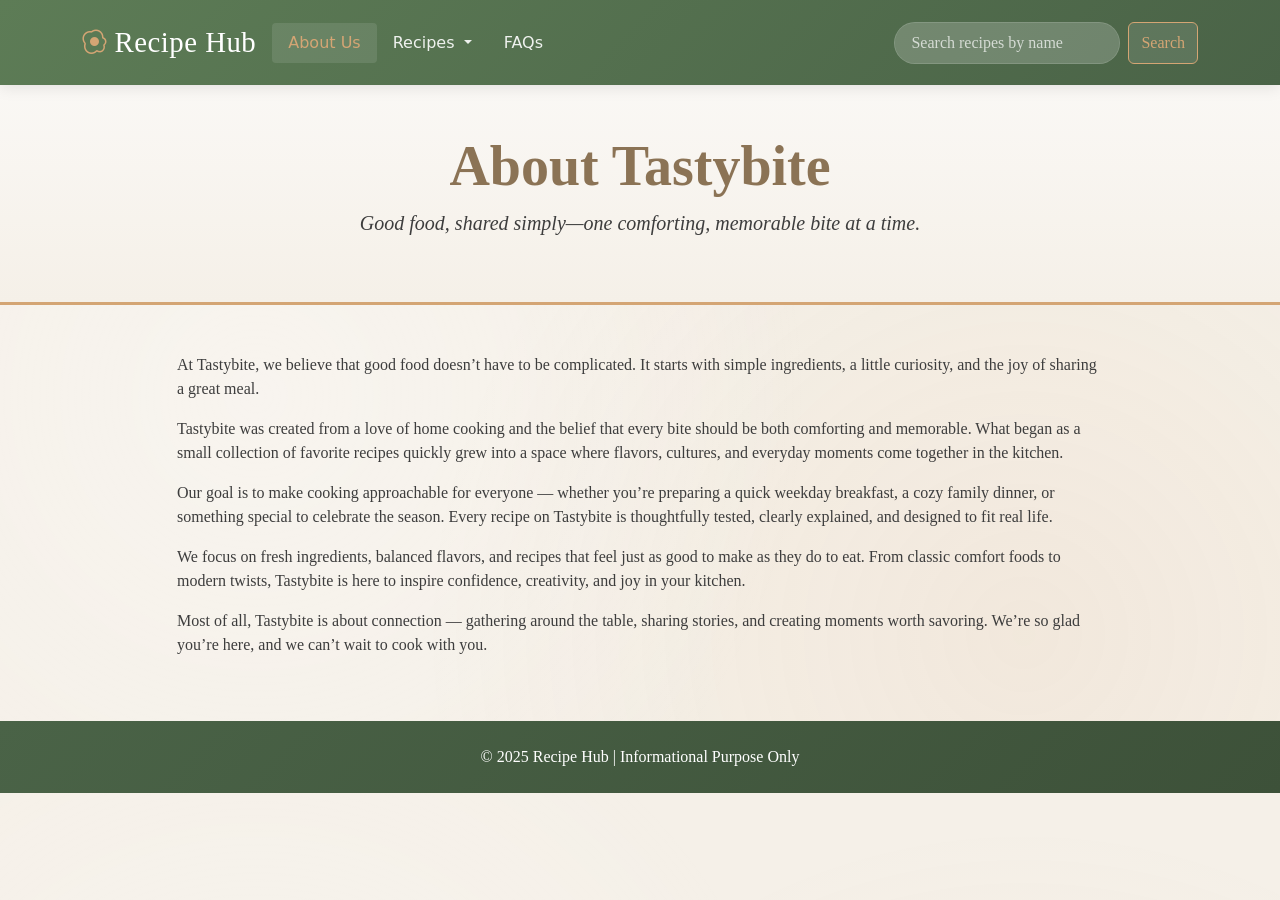
<file: about us page.html>
<!DOCTYPE html>
<html lang="en">

<head>
  <meta charset="UTF-8" />
  <title>Recipe Hub Recipes | Easy Meals for Every Day...</title>
  <meta name="viewport" content="width=device-width, initial-scale=1" />
  
  <!-- Bootstrap 5.3 CSS -->
  <link
    href="https://cdn.jsdelivr.net/npm/bootstrap@5.3.3/dist/css/bootstrap.min.css"
    rel="stylesheet"
  />
    <!-- Bootstrap Icons -->
  <link
    rel="stylesheet"
    href="https://cdn.jsdelivr.net/npm/bootstrap-icons@1.11.3/font/bootstrap-icons.css"
  />
  <link rel="stylesheet" href="assets/css/style.css">
</head>
<body>
    <nav class="navbar navbar-expand-lg shadow-sm">
      <div class="container">
        <a class="navbar-brand d-flex align-items-center" href="index.html">
          <i class="bi bi-egg-fried me-2"></i>
          <span>Recipe Hub</span>
        </a>
        <button
          class="navbar-toggler"
          type="button"
          data-bs-toggle="collapse"
          data-bs-target="#mainNavbar"
          aria-controls="mainNavbar"
          aria-expanded="false"
          aria-label="Toggle navigation"
        >
          <span class="navbar-toggler-icon"></span>
        </button>

        <div class="collapse navbar-collapse" id="mainNavbar">
          <ul class="navbar-nav me-auto mb-2 mb-lg-0">
            <li class="nav-item">
              <a class="nav-link active" href="about us page.html">About Us</a>
            </li>
            <li class="nav-item dropdown">
              <a class="nav-link dropdown-toggle" href="recipe.html" id="recipeDropdown" role="button" data-bs-toggle="dropdown" aria-expanded="false">
                Recipes
              </a>
              <ul class="dropdown-menu" aria-labelledby="recipeDropdown">
                <li><a class="dropdown-item" href="recipe.html#breakfast" onclick="switchCategory('breakfast')">Breakfast</a></li>
                <li><a class="dropdown-item" href="recipe.html#lunch" onclick="switchCategory('lunch')">Lunch</a></li>
                <li><a class="dropdown-item" href="recipe.html#dinner" onclick="switchCategory('dinner')">Dinner</a></li>
                <li><a class="dropdown-item" href="recipe.html#dessert" onclick="switchCategory('dessert')">Dessert</a></li>
              </ul>
            </li>
            <li class="nav-item">
              <a class="nav-link" href="faqs.html">FAQs</a>
            </li>
          </ul>

          <!-- Search Bar -->
          <form class="d-flex" role="search" id="recipeSearchForm">
            <input
              class="form-control me-2"
              type="search"
              placeholder="Search recipes by name"
              aria-label="Search"
              id="recipeSearchInput"
            />
            <button class="btn btn-outline-success" type="submit">
              Search
            </button>
          </form>
        </div>
      </div>
    </nav>

    <header class="hero py-5 text-center">
      <div class="container">
        <h1 class="display-4 fw-bold">About Tastybite</h1>
        <p class="lead">Good food, shared simply—one comforting, memorable bite at a time.</p>
      </div>
    </header>

    <main class="container my-5">
      <div class="row justify-content-center mb-4">
        <div class="col-lg-10">
          <p>At Tastybite, we believe that good food doesn’t have to be complicated. It starts with simple ingredients, a little curiosity, and the joy of sharing a great meal.</p>
          <p>Tastybite was created from a love of home cooking and the belief that every bite should be both comforting and memorable. What began as a small collection of favorite recipes quickly grew into a space where flavors, cultures, and everyday moments come together in the kitchen.</p>
          <p>Our goal is to make cooking approachable for everyone — whether you’re preparing a quick weekday breakfast, a cozy family dinner, or something special to celebrate the season. Every recipe on Tastybite is thoughtfully tested, clearly explained, and designed to fit real life.</p>
          <p>We focus on fresh ingredients, balanced flavors, and recipes that feel just as good to make as they do to eat. From classic comfort foods to modern twists, Tastybite is here to inspire confidence, creativity, and joy in your kitchen.</p>
          <p>Most of all, Tastybite is about connection — gathering around the table, sharing stories, and creating moments worth savoring. We’re so glad you’re here, and we can’t wait to cook with you.</p>
        </div>
      </div>
    </main>

    <footer class="bg-dark text-white text-center py-4 mt-5">
        <p class="mb-0">&copy; 2025 Recipe Hub | Informational Purpose Only</p>
    </footer>

    <script src="https://cdn.jsdelivr.net/npm/bootstrap@5.3.0/dist/js/bootstrap.bundle.min.js"></script>
</body>
</html>
</file>
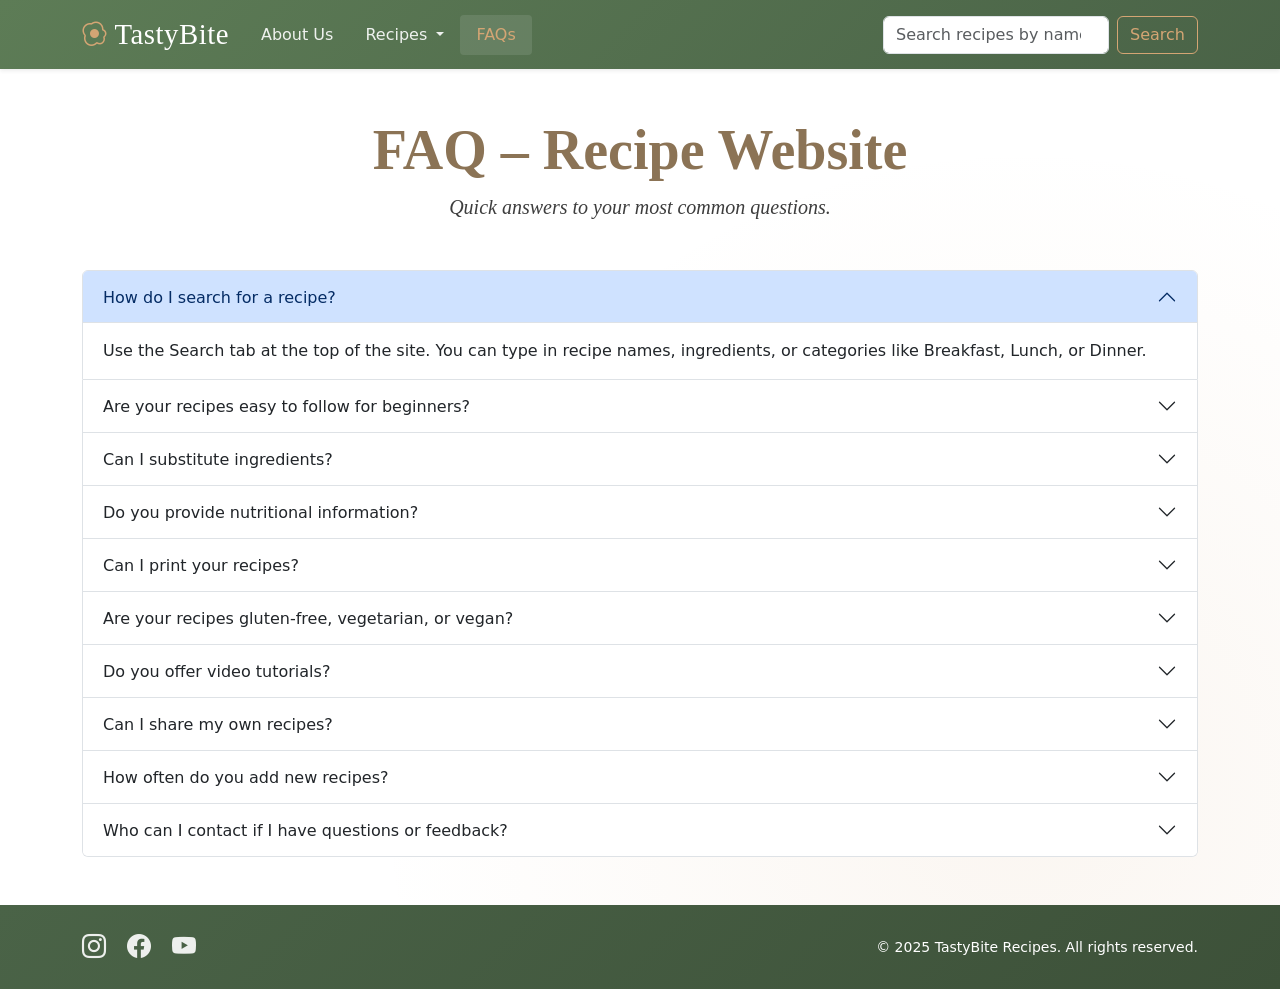
<file: faqs.html>
<!DOCTYPE html>
<html lang="en">
<head>
  <meta charset="UTF-8" />
  <title>FAQs | TastyBite Recipes</title>
  <meta name="viewport" content="width=device-width, initial-scale=1" />
  <link rel="stylesheet" href="assets/css/style.css"/>
  <link href="https://cdn.jsdelivr.net/npm/bootstrap@5.3.3/dist/css/bootstrap.min.css" rel="stylesheet" />
  <link rel="stylesheet" href="https://cdn.jsdelivr.net/npm/bootstrap-icons@1.11.3/font/bootstrap-icons.css" />
</head>
<body>
  <!-- HEADER / NAVBAR -->
  <header>
    <nav class="navbar navbar-expand-lg shadow-sm">
      <div class="container">
        <a class="navbar-brand d-flex align-items-center" href="index.html">
          <i class="bi bi-egg-fried me-2"></i>
          <span>TastyBite</span>
        </a>
        <button class="navbar-toggler" type="button" data-bs-toggle="collapse" data-bs-target="#mainNavbar" aria-controls="mainNavbar" aria-expanded="false" aria-label="Toggle navigation">
          <span class="navbar-toggler-icon"></span>
        </button>

        <div class="collapse navbar-collapse" id="mainNavbar">
          <ul class="navbar-nav me-auto mb-2 mb-lg-0">
            <li class="nav-item">
              <a class="nav-link" href="about us page.html">About Us</a>
            </li>
            <li class="nav-item dropdown">
              <a class="nav-link dropdown-toggle" href="recipe.html" id="recipeDropdown" role="button" data-bs-toggle="dropdown" aria-expanded="false">
                Recipes
              </a>
              <ul class="dropdown-menu" aria-labelledby="recipeDropdown">
                <li><a class="dropdown-item" href="recipe.html#breakfast" onclick="switchCategory('breakfast')">Breakfast</a></li>
                <li><a class="dropdown-item" href="recipe.html#lunch" onclick="switchCategory('lunch')">Lunch</a></li>
                <li><a class="dropdown-item" href="recipe.html#dinner" onclick="switchCategory('dinner')">Dinner</a></li>
                <li><a class="dropdown-item" href="recipe.html#dessert" onclick="switchCategory('dessert')">Dessert</a></li>
              </ul>
            </li>
            <li class="nav-item">
              <a class="nav-link active" aria-current="page" href="faqs.html">FAQs</a>
            </li>
          </ul>

          <!-- Search Bar -->
          <form class="d-flex" role="search" id="recipeSearchForm">
            <input class="form-control me-2" type="search" placeholder="Search recipes by name" aria-label="Search" id="recipeSearchInput" />
            <button class="btn btn-outline-success" type="submit">Search</button>
          </form>
        </div>
      </div>
    </nav>
  </header>

  <!-- MAIN CONTENT -->
  <main class="container my-5">
    <header class="text-center mb-5">
      <h1 class="display-4 fw-bold">FAQ – Recipe Website</h1>
      <p class="lead">Quick answers to your most common questions.</p>
    </header>

    <div class="accordion" id="faqAccordion">
      <div class="accordion-item">
        <h2 class="accordion-header" id="heading1">
          <button class="accordion-button" type="button" data-bs-toggle="collapse" data-bs-target="#collapse1" aria-expanded="true" aria-controls="collapse1">
             How do I search for a recipe?
          </button>
        </h2>
        <div id="collapse1" class="accordion-collapse collapse show" aria-labelledby="heading1" data-bs-parent="#faqAccordion">
          <div class="accordion-body">
            Use the Search tab at the top of the site. You can type in recipe names, ingredients, or categories like Breakfast, Lunch, or Dinner.
          </div>
        </div>
      </div>

      <div class="accordion-item">
        <h2 class="accordion-header" id="heading2">
          <button class="accordion-button collapsed" type="button" data-bs-toggle="collapse" data-bs-target="#collapse2" aria-expanded="false" aria-controls="collapse2">
             Are your recipes easy to follow for beginners?
          </button>
        </h2>
        <div id="collapse2" class="accordion-collapse collapse" aria-labelledby="heading2" data-bs-parent="#faqAccordion">
          <div class="accordion-body">
            Yes! Each recipe includes step-by-step instructions, ingredient lists, and tips to make cooking easy for everyone.
          </div>
        </div>
      </div>

      <div class="accordion-item">
        <h2 class="accordion-header" id="heading3">
          <button class="accordion-button collapsed" type="button" data-bs-toggle="collapse" data-bs-target="#collapse3" aria-expanded="false" aria-controls="collapse3">
            Can I substitute ingredients?
          </button>
        </h2>
        <div id="collapse3" class="accordion-collapse collapse" aria-labelledby="heading3" data-bs-parent="#faqAccordion">
          <div class="accordion-body">
            Absolutely! We often include substitution suggestions in our recipes. If an ingredient isn’t available, check the notes section for alternatives.
          </div>
        </div>
      </div>

      <div class="accordion-item">
        <h2 class="accordion-header" id="heading4">
          <button class="accordion-button collapsed" type="button" data-bs-toggle="collapse" data-bs-target="#collapse4" aria-expanded="false" aria-controls="collapse4">
             Do you provide nutritional information?
          </button>
        </h2>
        <div id="collapse4" class="accordion-collapse collapse" aria-labelledby="heading4" data-bs-parent="#faqAccordion">
          <div class="accordion-body">
            Some recipes include nutrition facts. We’re working on updating all recipes with calories, protein, carbs, and fat content.
          </div>
        </div>
      </div>

      <div class="accordion-item">
        <h2 class="accordion-header" id="heading5">
          <button class="accordion-button collapsed" type="button" data-bs-toggle="collapse" data-bs-target="#collapse5" aria-expanded="false" aria-controls="collapse5">
             Can I print your recipes?
          </button>
        </h2>
        <div id="collapse5" class="accordion-collapse collapse" aria-labelledby="heading5" data-bs-parent="#faqAccordion">
          <div class="accordion-body">
            Yes! Every recipe page has a print-friendly button so you can easily take it into the kitchen with you.
          </div>
        </div>
      </div>

      <div class="accordion-item">
        <h2 class="accordion-header" id="heading6">
          <button class="accordion-button collapsed" type="button" data-bs-toggle="collapse" data-bs-target="#collapse6" aria-expanded="false" aria-controls="collapse6">
             Are your recipes gluten-free, vegetarian, or vegan?
          </button>
        </h2>
        <div id="collapse6" class="accordion-collapse collapse" aria-labelledby="heading6" data-bs-parent="#faqAccordion">
          <div class="accordion-body">
            Many recipes include dietary notes. You can filter by categories like vegetarian, gluten-free, or healthy to find recipes that fit your needs.
          </div>
        </div>
      </div>

      <div class="accordion-item">
        <h2 class="accordion-header" id="heading7">
          <button class="accordion-button collapsed" type="button" data-bs-toggle="collapse" data-bs-target="#collapse7" aria-expanded="false" aria-controls="collapse7">
             Do you offer video tutorials?
          </button>
        </h2>
        <div id="collapse7" class="accordion-collapse collapse" aria-labelledby="heading7" data-bs-parent="#faqAccordion">
          <div class="accordion-body">
            Some recipes come with step-by-step videos. Look for the video icon on the recipe page for a guided tutorial.
          </div>
        </div>
      </div>

      <div class="accordion-item">
        <h2 class="accordion-header" id="heading8">
          <button class="accordion-button collapsed" type="button" data-bs-toggle="collapse" data-bs-target="#collapse8" aria-expanded="false" aria-controls="collapse8">
             Can I share my own recipes?
          </button>
        </h2>
        <div id="collapse8" class="accordion-collapse collapse" aria-labelledby="heading8" data-bs-parent="#faqAccordion">
          <div class="accordion-body">
            Currently, we don’t accept public submissions, but we love seeing your recreations on social media! Tag us for a chance to be featured.
          </div>
        </div>
      </div>

      <div class="accordion-item">
        <h2 class="accordion-header" id="heading9">
          <button class="accordion-button collapsed" type="button" data-bs-toggle="collapse" data-bs-target="#collapse9" aria-expanded="false" aria-controls="collapse9">
             How often do you add new recipes?
          </button>
        </h2>
        <div id="collapse9" class="accordion-collapse collapse" aria-labelledby="heading9" data-bs-parent="#faqAccordion">
          <div class="accordion-body">
            We update the site weekly with fresh recipes, seasonal favorites, and holiday specials.
          </div>
        </div>
      </div>

      <div class="accordion-item">
        <h2 class="accordion-header" id="heading10">
          <button class="accordion-button collapsed" type="button" data-bs-toggle="collapse" data-bs-target="#collapse10" aria-expanded="false" aria-controls="collapse10">
             Who can I contact if I have questions or feedback?
          </button>
        </h2>
        <div id="collapse10" class="accordion-collapse collapse" aria-labelledby="heading10" data-bs-parent="#faqAccordion">
          <div class="accordion-body">
            Use the Contact page to send us a message. We welcome your questions, suggestions, and recipe requests.
          </div>
        </div>
      </div>
    </div>
  </main>

  <!-- FOOTER -->
  <footer class="py-4 mt-auto">
    <div class="container d-flex flex-column flex-md-row justify-content-between align-items-center">
      <div class="mb-3 mb-md-0">
        <a href="#" class="me-3" aria-label="Instagram"><i class="bi bi-instagram fs-4"></i></a>
        <a href="#" class="me-3" aria-label="Facebook"><i class="bi bi-facebook fs-4"></i></a>
        <a href="#" class="me-3" aria-label="YouTube"><i class="bi bi-youtube fs-4"></i></a>
      </div>
      <div class="text-md-end">
        <small>© 2025 TastyBite Recipes. All rights reserved.</small>
      </div>
    </div>
  </footer>

  <script src="https://cdn.jsdelivr.net/npm/bootstrap@5.3.3/dist/js/bootstrap.bundle.min.js"></script>
  <script src="assets/js/script.js"></script>
</body>
</html>
</file>
<file: assets/css/style.css>
/* Festive Holiday Color Palette */
:root {
  --festive-green: #5d7c56;
  --festive-dark-green: #4a6347;
  --festive-gold: #d4a574;
  --festive-light-bg: #f5f0e8;
  --festive-cream: #faf8f5;
  --festive-brown: #8b7355;
  --festive-text: #3d3d3d;
}

body {
  font-family: 'Georgia', 'Times New Roman', serif;
  background-color: var(--festive-light-bg);
  color: var(--festive-text);
  background-image: 
    radial-gradient(circle at 20% 50%, rgba(255, 255, 255, 0.3) 0%, transparent 50%),
    radial-gradient(circle at 80% 80%, rgba(212, 165, 116, 0.1) 0%, transparent 50%);
}

/* Navbar Styling - Green Theme */
.navbar {
  background: linear-gradient(135deg, var(--festive-green) 0%, var(--festive-dark-green) 100%) !important;
  box-shadow: 0 2px 15px rgba(0, 0, 0, 0.1) !important;
  padding: 1rem 0;
}

.navbar-brand {
  color: #fff !important;
  font-family: 'Brush Script MT', cursive, Georgia, serif;
  font-size: 1.8rem !important;
  font-weight: 400;
  letter-spacing: 0.5px;
}

.navbar-brand i {
  color: var(--festive-gold);
  font-size: 1.5rem;
}

.navbar-brand span {
  font-weight: 400;
}

.nav-link {
  color: rgba(255, 255, 255, 0.9) !important;
  font-size: 1rem;
  font-family: system-ui, -apple-system, BlinkMacSystemFont, "Segoe UI", sans-serif;
  transition: all 0.3s ease;
  padding: 0.5rem 1rem !important;
}

.nav-link:hover,
.nav-link.active {
  color: var(--festive-gold) !important;
  background-color: rgba(255, 255, 255, 0.1);
  border-radius: 4px;
}

.dropdown-menu {
  background-color: var(--festive-dark-green);
  border: none;
  box-shadow: 0 4px 15px rgba(0, 0, 0, 0.2);
}

.dropdown-item {
  color: rgba(255, 255, 255, 0.9);
  transition: all 0.3s ease;
}

.dropdown-item:hover {
  background-color: var(--festive-green);
  color: var(--festive-gold);
}

/* Hero Section */
.hero-title {
  font-size: 2.8rem;
  font-weight: 400;
  color: var(--festive-brown);
  font-family: Georgia, serif;
  letter-spacing: 1px;
}

.hero-subtitle {
  font-size: 1.2rem;
  color: var(--festive-text);
  font-style: italic;
  font-family: Georgia, serif;
}

/* Buttons */
.btn-outline-success {
  border-color: var(--festive-gold) !important;
  color: var(--festive-gold) !important;
  background-color: rgba(255, 255, 255, 0.1);
}

.btn-outline-success:hover {
  background-color: var(--festive-gold) !important;
  border-color: var(--festive-gold) !important;
  color: var(--festive-dark-green) !important;
}

.btn-warning {
  background-color: var(--festive-green) !important;
  border-color: var(--festive-green) !important;
  color: #fff !important;
  transition: all 0.3s ease;
}

.btn-warning:hover {
  background-color: var(--festive-dark-green) !important;
  border-color: var(--festive-dark-green) !important;
  transform: translateY(-2px);
  box-shadow: 0 4px 12px rgba(93, 124, 86, 0.3);
}

/* Cards */
.card {
  border: none;
  border-radius: 12px;
  box-shadow: 0 4px 15px rgba(0, 0, 0, 0.1);
  transition: all 0.3s ease;
  background-color: #fff;
  overflow: hidden;
}

.card:hover {
  transform: translateY(-8px);
  box-shadow: 0 8px 25px rgba(0, 0, 0, 0.15);
}

.card-img-top {
  border-radius: 0;
  height: 220px;
  object-fit: cover;
}

.card-title {
  color: var(--festive-brown);
  font-family: Georgia, serif;
  font-weight: 600;
}

.card-text {
  color: var(--festive-text);
  font-family: system-ui, sans-serif;
}

/* Badges */
.badge {
  padding: 0.5rem 0.8rem;
  font-weight: 500;
  border-radius: 20px;
}

.bg-warning {
  background-color: var(--festive-gold) !important;
}

.bg-success {
  background-color: var(--festive-green) !important;
}

.bg-primary {
  background-color: var(--festive-brown) !important;
}

.bg-info {
  background-color: #7c9885 !important;
}

.bg-danger {
  background-color: #a0635f !important;
}

/* Search Bar */
.form-control {
  border-radius: 25px;
  border: 1px solid rgba(255, 255, 255, 0.3);
  background-color: rgba(255, 255, 255, 0.2);
  color: #fff;
  padding: 0.5rem 1rem;
}

.form-control::placeholder {
  color: rgba(255, 255, 255, 0.7);
}

.form-control:focus {
  background-color: rgba(255, 255, 255, 0.3);
  border-color: var(--festive-gold);
  color: #fff;
  box-shadow: 0 0 0 0.2rem rgba(212, 165, 116, 0.25);
}

.carousel-caption {
  background: rgba(0, 0, 0, 0.45);
  padding: 1rem 1.25rem;
  border-radius: 0.5rem;
}

.carousel-caption h5 {
  font-weight: 600;
}

.site-description {
  max-width: 720px;
  margin: 2.5rem auto 3rem;
}

/* Footer */
footer {
  background: linear-gradient(135deg, var(--festive-dark-green) 0%, #3d5139 100%);
  color: #fff;
  padding: 2rem 0;
  margin-top: 4rem;
}

footer a {
  color: rgba(255, 255, 255, 0.9);
  text-decoration: none;
  transition: all 0.3s ease;
}

footer a:hover {
  color: var(--festive-gold);
}

footer i {
  font-size: 1.5rem;
  transition: all 0.3s ease;
}

footer i:hover {
  color: var(--festive-gold);
  transform: scale(1.2);
}

/* Small tweak so images keep a nice hero height */
.hero-carousel img {
  max-height: 420px;
  object-fit: cover;
}

/* Hero Section Background */
.hero {
  background: linear-gradient(to bottom, var(--festive-cream) 0%, var(--festive-light-bg) 100%);
  border-bottom: 3px solid var(--festive-gold);
}

/* Display headings */
.display-4 {
  font-family: Georgia, serif;
  color: var(--festive-brown);
  font-weight: 400;
}

.lead {
  font-family: Georgia, serif;
  font-style: italic;
  color: var(--festive-text);
}
</file>
